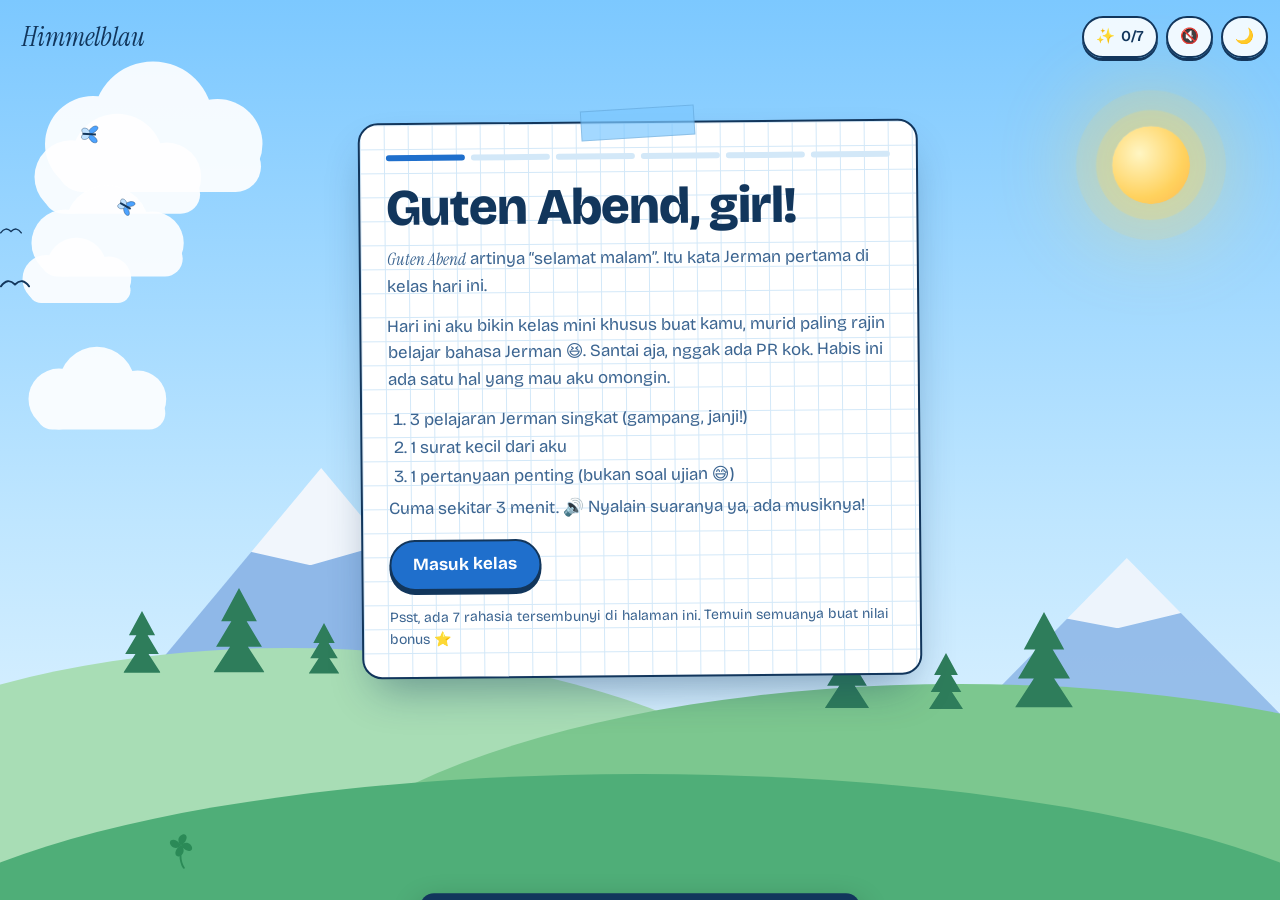
<file: index.html>
<!DOCTYPE html>
<html lang="id">
<head>
<meta charset="utf-8">
<meta name="viewport" content="width=device-width, initial-scale=1, viewport-fit=cover">
<title>Himmelblau 💙</title>
<meta name="theme-color" content="#7CC8FF">
<meta name="robots" content="noindex">
<meta property="og:title" content="Ada pelajaran kecil untukmu 💙">
<meta property="og:description" content="Tiga pelajaran singkat, satu pertanyaan penting.">
<link rel="icon" href="data:image/svg+xml,<svg xmlns=%22http://www.w3.org/2000/svg%22 viewBox=%220 0 100 100%22><text y=%22.9em%22 font-size=%2290%22>💙</text></svg>">

<!-- Font dimuat tanpa memblokir tampilan (hanya bobot yang dipakai) -->
<link rel="preconnect" href="https://fonts.googleapis.com">
<link rel="preconnect" href="https://fonts.gstatic.com" crossorigin>
<link rel="stylesheet" href="https://fonts.googleapis.com/css2?family=Bricolage+Grotesque:wght@400;600;800&family=Instrument+Serif:ital@1&display=swap" media="print" onload="this.media='all'">
<noscript><link rel="stylesheet" href="https://fonts.googleapis.com/css2?family=Bricolage+Grotesque:wght@400;600;800&family=Instrument+Serif:ital@1&display=swap"></noscript>

<link rel="stylesheet" href="style.css?v=4">
<script src="script.js?v=4" defer></script>
</head>
<body>
<noscript><p style="padding:24px;font-family:sans-serif">Halaman ini butuh JavaScript supaya bisa jalan.</p></noscript>

<!-- simbol awan -->
<svg width="0" height="0" style="position:absolute" aria-hidden="true">
  <defs>
    <symbol id="cloud" viewBox="0 0 200 100">
      <g fill="#fff"><circle cx="62" cy="60" r="32"/><circle cx="102" cy="45" r="40"/><circle cx="145" cy="60" r="30"/><rect x="38" y="58" width="136" height="34" rx="17"/></g>
    </symbol>
    <symbol id="pine" viewBox="0 0 40 70"><path d="M20 0 L34 26 H26 L38 46 H27 L40 66 H0 L13 46 H2 L14 26 H6Z"/></symbol>
  </defs>
</svg>

<div class="sky" id="skyDay"></div>
<div class="sky" id="skyNight"></div>
<div class="sky" id="skyGlow"></div>

<button class="sun" id="sun" aria-label="Matahari"><span class="shades"></span></button>

<div class="cloud c1"><svg viewBox="0 0 200 100"><use href="#cloud"/></svg></div>
<div class="cloud c2"><svg viewBox="0 0 200 100"><use href="#cloud"/></svg></div>
<div class="cloud c3"><svg viewBox="0 0 200 100"><use href="#cloud"/></svg></div>
<div class="cloud c4"><svg viewBox="0 0 200 100"><use href="#cloud"/></svg></div>
<div class="cloud c5" id="cloudS"><svg viewBox="0 0 200 100"><use href="#cloud"/></svg></div>

<div class="bird b1"><svg viewBox="0 0 32 12"><path d="M1 10 Q8 0 16 8 Q24 0 31 10" fill="none" stroke="#12365C" stroke-width="2" stroke-linecap="round"/></svg></div>
<div class="bird b2"><svg viewBox="0 0 32 12"><path d="M1 10 Q8 0 16 8 Q24 0 31 10" fill="none" stroke="#12365C" stroke-width="2" stroke-linecap="round"/></svg></div>

<div class="mtn m1"></div><div class="mtn m2"></div>
<div class="hill h1">
  <svg class="pine" style="left:38%;--s:1.1" viewBox="0 0 40 70"><use href="#pine"/></svg>
  <svg class="pine" style="left:46%;--s:1.5" viewBox="0 0 40 70"><use href="#pine"/></svg>
  <svg class="pine" style="left:53%;--s:.9" viewBox="0 0 40 70"><use href="#pine"/></svg>
</div>
<div class="hill h2">
  <svg class="pine" style="left:42%;--s:1.3" viewBox="0 0 40 70"><use href="#pine"/></svg>
  <svg class="pine" style="left:49%;--s:1" viewBox="0 0 40 70"><use href="#pine"/></svg>
  <svg class="pine" style="left:56%;--s:1.7" viewBox="0 0 40 70"><use href="#pine"/></svg>
</div>
<div class="hill h3"></div>

<button class="clover" id="clover" aria-label="Semanggi daun empat">
  <svg viewBox="0 0 32 40">
    <path d="M16 20 Q14 31 19 39" fill="none" stroke-width="2" stroke-linecap="round"/>
    <path d="M16 15 C10 5 0 9 6 16 C9 19 14 18 16 15Z" stroke="none"/>
    <path d="M16 15 C10 5 0 9 6 16 C9 19 14 18 16 15Z" transform="rotate(90 16 15)" stroke="none"/>
    <path d="M16 15 C10 5 0 9 6 16 C9 19 14 18 16 15Z" transform="rotate(180 16 15)" stroke="none"/>
    <path d="M16 15 C10 5 0 9 6 16 C9 19 14 18 16 15Z" transform="rotate(270 16 15)" stroke="none"/>
  </svg>
</button>

<button class="bug" id="bug" aria-label="Kepik">
  <svg viewBox="0 0 24 28"><ellipse cx="12" cy="5" rx="5" ry="4" fill="#12365C"/><ellipse cx="12" cy="16" rx="9" ry="10" fill="#E8453C" stroke="#12365C" stroke-width="1.5"/><path d="M12 7v19" stroke="#12365C" stroke-width="1.5"/><circle cx="8" cy="13" r="1.8" fill="#12365C"/><circle cx="16" cy="13" r="1.8" fill="#12365C"/><circle cx="8" cy="20" r="1.8" fill="#12365C"/><circle cx="16" cy="20" r="1.8" fill="#12365C"/></svg>
</button>

<canvas id="fx"></canvas>

<header class="hud">
  <button class="brand" id="brand" tabindex="-1">Himmelblau</button>
  <div class="tools">
    <button class="chip" id="btnEggs" aria-label="Rahasia yang ditemukan">✨ <span id="eggCount">0/7</span></button>
    <button class="chip" id="btnSound" aria-label="Suara" title="Musik nyala / mati">🔇</button>
    <button class="chip" id="btnNight" aria-label="Ganti siang atau malam" title="Siang / malam">🌙</button>
  </div>
</header>

<main class="stage">
  <article class="card" id="card">
    <div class="prog" id="prog" aria-hidden="true"></div>

    <!-- 0: sapaan -->
    <section class="scene active" id="s0">
      <h1 id="h0"></h1>
      <p class="lead" id="greetTr"></p>
      <p class="lead">Hari ini aku bikin kelas mini khusus buat kamu, murid paling rajin belajar bahasa Jerman 😆. Santai aja, nggak ada PR kok. Habis ini ada satu hal yang mau aku omongin.</p>
      <ol class="flow"><li>3 pelajaran Jerman singkat (gampang, janji!)</li><li>1 surat kecil dari aku</li><li>1 pertanyaan penting (bukan soal ujian 😅)</li></ol>
      <p class="lead">Cuma sekitar 3 menit. 🔊 Nyalain suaranya ya, ada musiknya!</p>
      <div class="row"><button class="btn" id="start">Masuk kelas</button></div>
      <p class="tiny">Psst, ada 7 rahasia tersembunyi di halaman ini. Temuin semuanya buat nilai bonus ⭐</p>
    </section>

    <!-- 1: kosakata -->
    <section class="scene" id="s1">
      <h2>Pelajaran 1: kata dasar dari cerita kita</h2>
      <p class="how"><span class="ic">👆</span><span>Ketuk kartunya buat lihat artinya, terus pencet tombol di bawah buat lanjut.</span></p>
      <div class="flash" id="flash" tabindex="0" role="button" aria-label="Kartu kosakata. Tekan untuk membalik.">
        <div class="flash-inner">
          <div class="face front"><div class="big" id="fDe"></div><small>ketuk untuk membalik</small></div>
          <div class="face back"><div class="idn" id="fId"></div><p id="fNote"></p></div>
        </div>
      </div>
      <div class="row split"><span class="count" id="fCount">1 / 3</span><button class="btn" id="fNext">Kartu berikutnya</button></div>
    </section>

    <!-- 2: susun kalimat -->
    <section class="scene" id="s2">
      <h2>Pelajaran 2: susun kalimat</h2>
      <p class="how"><span class="ic">👆</span><span>Ketuk kata-katanya satu per satu sesuai urutan artinya. Salah urutan? Ketuk kata di jawabanmu buat balikin.</span></p>
      <p class="goal" id="satzGoal"></p>
      <div class="answer" id="ans" aria-label="Jawabanmu"></div>
      <div class="pool" id="pool" aria-label="Pilihan kata"></div>
      <p class="msg" id="satzMsg" aria-live="polite"></p>
      <div class="row"><button class="btn ghost small" id="sHint">💡 Petunjuk</button><button class="btn" id="sNext" hidden>Soal berikutnya</button></div>
    </section>

    <!-- 3: alam -->
    <section class="scene" id="s3">
      <h2>Pelajaran 3: tanam tiga bunga</h2>
      <p class="how"><span class="ic">👆</span><span>Ketuk area hijau di bawah 3 kali, nanti tumbuh bunga di situ.</span></p>
      <p class="lead">Ketuk padang di bawah buat nanem bunga, kayak di pinggir jalur pendakian.</p>
      <div class="meadow" id="meadow" aria-label="Padang rumput. Ketuk untuk menanam bunga."><div class="hint" id="mHint">0 / 3 bunga</div></div>
      <p class="lead" id="mNote" hidden><span class="de">Vergiss mich nicht</span> artinya “jangan lupakan aku”. Bunga biru kecil ini dari dulu jadi simbol kenangan.</p>
      <div class="row"><button class="btn" id="mNext" hidden>Lanjut</button></div>
    </section>

    <!-- 4: surat -->
    <section class="scene" id="s4">
      <h2 id="h4"></h2>
      <p class="how"><span class="ic">📖</span><span>Baca suratnya dulu (ketuk teksnya buat skip animasi). Terus ketuk kartu-kartu kecil di bawahnya ya.</span></p>
      <div class="letter" id="letter" aria-live="polite"></div>
      <div class="reasons" id="reasons" hidden></div>
      <div class="row"><button class="btn" id="lNext" hidden>Satu pertanyaan terakhir</button></div>
    </section>

    <!-- 5: pertanyaan -->
    <section class="scene" id="s5">
      <p class="lead center" style="margin-bottom:4px">Ujian terakhir (cuma satu soal, nggak ada remedial 😆):</p>
      <h2 class="ask center" id="h5">Willst du meine Freundin sein?</h2>
      <p class="lead center">Mau nggak jadi pacarku, <span class="her"></span>?</p>
      <div class="answers" id="answers">
        <button class="btn love" id="yes">Ja! 💙</button>
        <button class="btn ghost" id="no">Nein</button>
      </div>
      <p class="noMsg" id="noMsg" aria-live="polite"></p>

      <div class="own" id="own">
        <div class="or"><span>atau jawab sendiri</span></div>
        <label class="own-l" for="ownText">Bebas banget, nggak ada jawaban yang salah. Nggak harus Ja atau Nein kok.</label>
        <div class="chips" id="chips">
          <button type="button" class="chip2" data-t="Aku butuh waktu dulu ya, nanti aku kabarin 🙈">Butuh waktu dulu 🙈</button>
          <button type="button" class="chip2" data-t="Aku mau, tapi pelan-pelan ya 💙">Mau, pelan-pelan ya 💙</button>
          <button type="button" class="chip2" data-t="Kita temenan dulu ya, aku masih nyaman gini 😊">Temenan dulu 😊</button>
        </div>
        <textarea id="ownText" rows="3" maxlength="300" placeholder="Ketik jawabanmu di sini…"></textarea>
        <div class="row split" style="margin-top:10px"><span class="tiny" id="ownCount" style="margin:0">0/300</span><button class="btn small" id="ownSend" disabled>Simpan jawabanku</button></div>
      </div>

      <div class="own-done" id="ownDone" hidden>
        <p class="lead center"><b>Makasih udah jujur ya, <span class="her"></span>.</b> Apa pun jawabanmu, aku hargai banget. Nggak ada paksaan sama sekali 💙</p>
        <blockquote class="quote" id="ownQuote"></blockquote>
        <div class="row" style="justify-content:center">
          <button class="btn love" id="ownWa">Kirim ke WhatsApp 💬</button>
          <button class="btn ghost small" id="ownEdit">Ubah jawabanku</button>
        </div>
      </div>
      <p class="tiny center">Apa pun jawabanmu, kita tetap temenan ya.</p>
    </section>

    <!-- 6: jawaban ya -->
    <section class="scene" id="s6">
      <h2 id="h6">Ja! Du hast Ja gesagt 💙</h2>
      <p class="lead">Cieee, Ja! 🥹 Makasih ya, <span class="her"></span>. Resmi deh kita mulai bab baru. <span class="de">Zusammen</span> artinya “bersama”. Nih tiket pendakian buat petualangan kita berikutnya. Pilih satu kupon hadiah dulu dong!</p>
      <div class="ticket-wrap">
        <div class="ticket" id="ticket">
          <div class="t-main">
            <p class="t-brand"><span class="de">Gipfel-Ticket</span><small>Tiket Pendakian Berdua</small></p>
            <div class="t-grid">
              <div><small>PENDAKI 1</small><b class="her"></b></div>
              <div><small>PENDAKI 2</small><b class="him"></b></div>
              <div><small>DARI</small><b id="uStory"></b></div>
              <div><small>TUJUAN</small><b>Puncak berikutnya</b></div>
              <div><small>BERLAKU</small><b id="uDate"></b></div>
              <div><small>STATUS</small><b>Zusammen 💙</b></div>
            </div>
          </div>
          <div class="t-div"></div>
          <div class="t-stub">
            <small>KUPON HADIAH (PILIH SATU)</small>
            <div class="vouchers" id="vouchers"></div>
            <div class="barcode" aria-hidden="true"></div>
          </div>
        </div>
        <span class="sticker" id="uSticker" hidden>🏆 Juara Kelas</span>
      </div>
      <p class="ps" id="ps"></p>
      <div class="row">
        <button class="btn love" id="wa">Kirim ke WhatsApp</button>
        <button class="btn ghost small" id="share">Bagikan tiket 🖼️</button>
        <button class="btn ghost small" id="again">Ulangi</button>
      </div>
    </section>
  </article>
</main>

<div class="toast" id="toast" role="status" aria-live="polite"><b id="tDe"></b><span id="tId"></span></div>

<div class="modal" id="modal" hidden>
  <div class="sheet" role="dialog" aria-modal="true" aria-labelledby="mTitle">
    <h3 id="mTitle"></h3>
    <div id="mBody"></div>
    <button class="btn small" id="mClose">Tutup</button>
  </div>
</div>
</html>
</file>
<file: style.css>
:root{
  --sky1:#7CC8FF; --sky2:#BFE6FF; --sky3:#EAF7FF;
  --ink:#12365C; --ink2:#3C6591; --grid:#D3E8F8; --paper:#fff;
  --accent:#1F6FCC; --blush:#FF8DA6; --sun:#FFD25E;
  --hill1:#A8DDB5; --hill2:#7CC78F; --hill3:#4FAE78; --pine:#2E7D5B; --clover:#2B8A57; --mtn:#8FB8E8;
  --sans:"Bricolage Grotesque",system-ui,-apple-system,"Segoe UI",Roboto,sans-serif;
  --serif:"Instrument Serif",Georgia,"Times New Roman",serif;
}
body.night{
  --hill1:#1E4A5E; --hill2:#17404F; --hill3:#123646; --pine:#0C2A38; --clover:#2C7A5C; --mtn:#1B3B66;
}
*{box-sizing:border-box}
[hidden]{display:none!important}
html,body{margin:0;min-height:100%}
body{
  font-family:var(--sans); color:var(--ink); font-size:17px; line-height:1.55;
  background:var(--sky2); overflow-x:hidden; -webkit-tap-highlight-color:transparent;
}
button{font:inherit;color:inherit}
:focus-visible{outline:3px solid #FFB020;outline-offset:3px}

/* ---------- LANGIT ---------- */
.sky{position:fixed;inset:0;z-index:0;transition:opacity 1.2s}
#skyDay{background:linear-gradient(180deg,var(--sky1) 0%,var(--sky2) 58%,var(--sky3) 100%)}
#skyNight{background:linear-gradient(180deg,#0B1F45 0%,#1D3F7A 60%,#3F6DB0 100%);opacity:0;will-change:opacity}
body.night #skyNight{opacity:1}

.sun{
  position:fixed;z-index:1;top:14vh;right:7vw;width:78px;height:78px;border-radius:50%;border:0;padding:0;cursor:pointer;
  background:radial-gradient(circle at 35% 35%,#FFF6C4,var(--sun) 62%,#FFB84D);
  box-shadow:0 0 0 16px rgba(255,214,94,.25),0 0 0 36px rgba(255,214,94,.12),0 0 90px 30px rgba(255,214,94,.45);
  animation:pulse 6s ease-in-out infinite; transition:background 1s, box-shadow 1s;
}
body.night .sun{
  background:radial-gradient(circle at 35% 35%,#fff,#E8EEFF 60%,#B9CBF2);
  box-shadow:0 0 0 14px rgba(200,220,255,.14),0 0 0 30px rgba(200,220,255,.07),0 0 80px 24px rgba(180,205,255,.4);
}
.sun.wob{animation:wob .5s}
.sun .shades{position:absolute;left:50%;top:38%;width:62%;height:22%;transform:translate(-50%,-300%);opacity:0;transition:transform .5s cubic-bezier(.3,1.6,.5,1),opacity .3s;
  background:linear-gradient(90deg,var(--ink) 0 44%,transparent 44% 56%,var(--ink) 56%);border-radius:4px 4px 14px 14px}
.sun.cool .shades{transform:translate(-50%,-50%);opacity:1}
@keyframes pulse{50%{transform:scale(1.05)}}
@keyframes wob{25%{transform:rotate(-12deg) scale(1.1)}75%{transform:rotate(12deg) scale(1.1)}}

.cloud{position:fixed;left:0;z-index:1;pointer-events:none;opacity:.92;animation:drift linear infinite;transition:filter 1.2s,opacity 1.2s}
.cloud svg{width:100%;height:auto;display:block;transition:transform .4s}
body.night .cloud{opacity:.28;filter:brightness(.7)}
.c1{top:12vh;width:230px;animation-duration:110s;animation-delay:-30s}
.c2{top:26vh;width:150px;animation-duration:140s;animation-delay:-90s}
.c3{top:6vh;width:300px;animation-duration:170s;animation-delay:-10s}
.c4{top:38vh;width:190px;animation-duration:125s;animation-delay:-60s}
.c5{top:20vh;width:210px;animation-duration:150s;animation-delay:-120s;pointer-events:auto;-webkit-user-select:none;user-select:none;touch-action:manipulation}
.c5.hold svg{transform:scale(1.1)}
@keyframes drift{from{transform:translateX(-340px)}to{transform:translateX(calc(100vw + 60px))}}

.bird{position:fixed;z-index:1;width:30px;left:0;pointer-events:none;animation:fly linear infinite;transition:opacity 1s}
.bird svg{width:100%;animation:flap .45s ease-in-out infinite alternate;transform-origin:50% 100%}
body.night .bird{opacity:0}
.b1{top:30vh;animation-duration:38s;animation-delay:-8s}
.b2{top:24vh;width:22px;animation-duration:46s;animation-delay:-26s}
@keyframes fly{from{transform:translate(-60px,0)}50%{transform:translate(50vw,-26px)}to{transform:translate(calc(100vw + 60px),10px)}}
@keyframes flap{to{transform:scaleY(.35)}}

.mtn{position:fixed;z-index:1;bottom:12vh;background:var(--mtn);clip-path:polygon(50% 0,100% 100%,0 100%);transition:background 1.2s}
.mtn::after{content:"";position:absolute;left:0;right:0;top:0;height:30%;background:#fff;opacity:.88;clip-path:polygon(0 0,100% 0,100% 80%,80% 100%,62% 78%,48% 100%,32% 80%,18% 100%,0 80%)}
.m1{left:4vw;width:62vw;max-width:540px;height:36vh}
.m2{right:-6vw;width:54vw;max-width:460px;height:26vh;opacity:.9}
.hill{position:fixed;z-index:1;border-radius:50% 50% 0 0/100% 100% 0 0;transition:background 1.2s;will-change:transform}
.h1{left:-25vw;width:95vw;height:34vh;bottom:-6vh;background:var(--hill1)}
.h2{right:-30vw;width:110vw;height:30vh;bottom:-6vh;background:var(--hill2)}
.h3{left:-10vw;width:120vw;height:22vh;bottom:-8vh;background:var(--hill3)}
.pine{position:absolute;bottom:calc(100% - 3.2vh);width:calc(34px * var(--s,1));transform:translateX(-50%);fill:var(--pine);transition:fill 1.2s}

.clover{position:fixed;z-index:2;left:13vw;bottom:3.4vh;width:30px;height:38px;padding:0;border:0;background:none;cursor:pointer;animation:rustle 4s ease-in-out infinite;transform-origin:50% 100%}
.clover svg{width:100%;height:100%;display:block;fill:var(--clover);stroke:var(--clover);transition:fill 1.2s}
@keyframes rustle{50%{transform:rotate(6deg)}}

.bug{position:fixed;z-index:2;left:0;bottom:6.5vh;width:26px;height:30px;padding:0;border:0;background:none;display:none;cursor:pointer}
.bug svg{width:100%;height:100%;display:block;transform:rotate(90deg);animation:legs .3s ease-in-out infinite alternate}
.bug.run{display:block;animation:crawl 22s linear forwards}
@keyframes crawl{from{transform:translateX(-50px)}to{transform:translateX(calc(100vw + 50px))}}
@keyframes legs{from{transform:rotate(84deg)}to{transform:rotate(96deg)}}

#fx{position:fixed;inset:0;z-index:4;pointer-events:none}

/* ---------- HUD ---------- */
.hud{position:fixed;z-index:30;top:max(10px,env(safe-area-inset-top));left:12px;right:12px;display:flex;justify-content:space-between;align-items:center;pointer-events:none}
.hud>*{pointer-events:auto}
.brand{background:none;border:0;padding:6px 10px;font-family:var(--serif);font-style:italic;font-size:1.7rem;color:var(--ink);cursor:default;-webkit-user-select:none;user-select:none}
body.night .brand{color:#fff}
.tools{display:flex;gap:8px}
.chip{min-width:42px;height:42px;padding:0 12px;border-radius:999px;border:2px solid var(--ink);background:rgba(255,255,255,.88);cursor:pointer;display:flex;align-items:center;justify-content:center;gap:6px;font-weight:600;font-size:.95rem;box-shadow:0 3px 0 var(--ink);transition:transform .12s,box-shadow .12s}
.chip:active{transform:translateY(2px);box-shadow:0 1px 0 var(--ink)}

/* ---------- PANGGUNG ---------- */
.stage{position:relative;z-index:5;min-height:100vh;min-height:100svh;display:grid;place-items:center;padding:78px 16px 20vh;pointer-events:none}
.card{
  pointer-events:auto;position:relative;width:min(560px,100%);padding:30px 26px 26px;border-radius:20px;
  background:
    linear-gradient(var(--grid) 1px,transparent 1px) 0 0/24px 24px,
    linear-gradient(90deg,var(--grid) 1px,transparent 1px) 0 0/24px 24px,#fff;
  border:2px solid var(--ink);box-shadow:0 22px 44px -14px rgba(18,54,92,.45);
  transform:rotate(-.5deg);
}
.card::before{content:"";position:absolute;top:-15px;left:50%;width:112px;height:28px;transform:translateX(-50%) rotate(-3deg);background:rgba(124,200,255,.7);border:1px solid rgba(18,54,92,.15)}
.prog{display:flex;gap:6px;margin:0 0 20px}
.prog i{flex:1;height:6px;border-radius:3px;background:var(--grid);transition:background .4s}
.prog i.on{background:var(--accent)}

.scene{display:none}
.scene.active{display:block;animation:pageIn .6s cubic-bezier(.2,.8,.2,1) both}
.scene.out{animation:pageOut .26s ease-in forwards}
@keyframes pageIn{from{opacity:0;transform:translateY(26px) rotate(1.8deg)}}
@keyframes pageOut{to{opacity:0;transform:translateY(-14px) rotate(-1.5deg)}}

h1,h2{margin:0 0 10px;font-weight:800;letter-spacing:-.02em;line-height:1.08;outline:none}
h1{font-size:clamp(2.1rem,8.5vw,3.2rem)}
h2{font-size:clamp(1.55rem,6vw,2.1rem)}
.lead{margin:0 0 14px;color:var(--ink2)}
.tiny{margin:16px 0 0;font-size:.88rem;color:var(--ink2)}
.de{font-family:var(--serif);font-style:italic;font-weight:400}
.w{display:inline-block;white-space:nowrap}
.w span{display:inline-block;animation:rise .75s cubic-bezier(.2,1.5,.4,1) both;animation-delay:calc(var(--i)*45ms + 250ms)}
@keyframes rise{from{transform:translateY(46px) rotate(9deg);opacity:0}}

.row{display:flex;flex-wrap:wrap;gap:12px;align-items:center;margin-top:18px}
.row.split{justify-content:space-between}
.count{font-weight:600;color:var(--ink2)}
.btn{
  padding:14px 22px;border-radius:999px;border:2px solid var(--ink);background:var(--accent);color:#fff;font-weight:700;cursor:pointer;
  box-shadow:0 4px 0 var(--ink);transition:transform .12s,box-shadow .12s;line-height:1.1;
}
.btn:hover{transform:translateY(-2px);box-shadow:0 6px 0 var(--ink)}
.btn:active{transform:translateY(3px);box-shadow:0 1px 0 var(--ink)}
.btn.ghost{background:#fff;color:var(--ink)}
.btn.love{background:var(--blush);color:var(--ink)}
.btn.small{padding:10px 16px;font-size:.92rem}

/* petunjuk cara main */
.how{display:flex;gap:10px;align-items:flex-start;margin:0 0 14px;padding:10px 14px;border-radius:12px;background:#E6F4FF;border:2px dashed var(--accent);font-size:.95rem;font-weight:600;line-height:1.4}
.how .ic{font-size:1.2rem;line-height:1.25}
.flow{margin:0 0 6px;padding-left:1.3em;color:var(--ink2)}
.flow li{margin:2px 0}
.tile small{display:block;font-weight:400;font-size:.76rem;color:var(--ink2);margin-top:2px}
.answer:empty::before{content:"Ketuk kata di bawah, urutannya muncul di sini";color:var(--ink2);font-size:.9rem;align-self:center}
.goal{margin:0 0 4px;color:var(--ink2)}
/* kartu kosakata */
.flash{perspective:900px;height:220px;margin:16px 0 6px;outline-offset:4px}
.flash-inner{position:relative;height:100%;transition:transform .7s cubic-bezier(.3,1.3,.4,1);transform-style:preserve-3d;cursor:pointer}
.flash.flipped .flash-inner{transform:rotateY(180deg)}
.face{position:absolute;inset:0;backface-visibility:hidden;-webkit-backface-visibility:hidden;border-radius:16px;border:2px solid var(--ink);display:flex;flex-direction:column;align-items:center;justify-content:center;padding:16px 18px;text-align:center}
.face.front{background:linear-gradient(160deg,#D5EEFF,#9ED6FF)}
.face.back{background:#FFF8DC;transform:rotateY(180deg)}
.face .big{font-family:var(--serif);font-style:italic;font-size:clamp(2rem,9vw,3rem);line-height:1.05;margin-bottom:8px}
.face small{color:var(--ink2)}
.face .idn{font-weight:800;font-size:1.3rem;margin-bottom:6px}
.face p{margin:0;font-size:.95rem;color:var(--ink2);line-height:1.45}

/* susun kalimat */
.answer{min-height:66px;border-bottom:3px dashed var(--accent);display:flex;flex-wrap:wrap;gap:10px;align-items:flex-end;padding:8px 0;margin:14px 0}
.pool{display:flex;flex-wrap:wrap;gap:10px;min-height:56px}
.tile{padding:10px 16px;border-radius:12px;border:2px solid var(--ink);background:#fff;box-shadow:0 3px 0 var(--ink);font-weight:700;font-size:1.1rem;cursor:pointer;transition:transform .12s}
.tile:hover{transform:translateY(-2px)}
.answer.ok .tile{background:#DFF6E4}
.answer.shake{animation:shake .45s}
@keyframes shake{20%,60%{transform:translateX(-8px)}40%,80%{transform:translateX(8px)}}
.msg{min-height:1.6em;margin:8px 0 0;font-weight:600}
.msg.good{color:#1C7A43}

/* padang bunga */
.meadow{
  position:relative;height:210px;margin:12px 0;border-radius:16px;border:2px solid var(--ink);overflow:hidden;cursor:crosshair;touch-action:manipulation;
  background:radial-gradient(circle at 86% 22%,#FFE9A0 0 16px,transparent 17px),linear-gradient(#BFE6FF 0 52%,#8ED08A 52% 100%);
}
.meadow::after{content:"";position:absolute;left:0;right:0;top:44%;height:16%;background:radial-gradient(60% 100% at 25% 100%,#A8DDB5 98%,transparent 100%),radial-gradient(50% 100% at 80% 100%,#7CC78F 98%,transparent 100%);opacity:.8}
.meadow .hint{position:absolute;left:0;right:0;bottom:10px;text-align:center;font-size:.9rem;font-weight:600;color:#1C5A38;pointer-events:none}
.flower{position:absolute;width:44px;height:60px;transform:translate(-50%,-100%);transform-origin:50% 100%;animation:grow .7s cubic-bezier(.2,1.6,.4,1) both;pointer-events:none;z-index:2}
.flower svg{width:100%;height:100%;display:block;transform-origin:50% 100%;animation:sway 3.4s ease-in-out infinite}
@keyframes grow{from{transform:translate(-50%,-100%) scale(0) rotate(-25deg)}to{transform:translate(-50%,-100%) scale(1) rotate(0)}}
@keyframes sway{50%{transform:rotate(5deg)}}

/* surat */
.letter p{margin:0 0 12px}
.letter p.typing::after{content:"▍";color:var(--accent);animation:blink 1s steps(1) infinite}
.letter .sign{font-family:var(--serif);font-style:italic;font-size:1.5rem;margin-top:4px}
@keyframes blink{50%{opacity:0}}
.reasons{display:grid;grid-template-columns:1fr 1fr;gap:12px;margin-top:14px}
.rflip{perspective:700px;height:156px;padding:0;border:0;background:none;cursor:pointer}
.rflip .flash-inner{height:100%}
.rflip.flipped .flash-inner{transform:rotateY(180deg)}
.rflip .face{padding:10px;font-size:.88rem;line-height:1.4}
.rflip .face.front .ico{font-size:2rem;line-height:1}
.rflip .face.front b{font-family:var(--serif);font-style:italic;font-weight:400;font-size:1.5rem}
.rflip .face.back{font-weight:600;color:var(--ink)}

/* pertanyaan */
.ask{font-family:var(--serif);font-style:italic;font-weight:400;font-size:clamp(2.3rem,10vw,3.6rem);line-height:1;margin:0 0 12px;letter-spacing:0}
.answers{display:flex;flex-wrap:wrap;justify-content:center;align-items:center;gap:16px;margin:22px 0 6px;transition:min-height .3s}
#yes{font-size:1.25rem;padding:16px 30px;transition:transform .3s cubic-bezier(.3,1.6,.5,1),box-shadow .12s;transform:scale(var(--g,1))}
#no{transition:transform .35s cubic-bezier(.3,1.6,.5,1)}
.noMsg{min-height:3.2em;margin:10px 0 0;text-align:center;font-weight:600;color:var(--ink2)}
.link{background:none;border:0;padding:6px 2px;color:var(--ink2);text-decoration:underline;text-underline-offset:3px;cursor:pointer;font-size:.92rem}
.center{text-align:center}

/* sertifikat */

/* kolom jawaban sendiri */
.or{display:flex;align-items:center;gap:12px;margin:8px 0 14px;color:var(--ink2);font-weight:600;font-size:.88rem;white-space:nowrap}
.or::before,.or::after{content:"";flex:1;min-width:20px;border-top:2px dashed rgba(18,54,92,.3)}
.noMsg:empty{min-height:0;margin:0}
.own-l{display:block;font-weight:600;margin-bottom:10px;line-height:1.4}
.chips{display:flex;flex-wrap:wrap;gap:8px;margin-bottom:10px}
.chip2{padding:7px 12px;border-radius:999px;border:2px solid var(--ink);background:#fff;font-size:.85rem;font-weight:600;cursor:pointer;transition:transform .12s,background .2s}
.chip2:hover{background:#E6F4FF}
.chip2:active{transform:scale(.96)}
textarea{display:block;width:100%;resize:none;padding:12px 14px;border-radius:14px;border:2px solid var(--ink);background:#fff;font:inherit;font-size:1rem;color:var(--ink);line-height:1.45;box-shadow:inset 0 2px 0 rgba(18,54,92,.06)}
textarea::placeholder{color:#7C98B8}
.btn:disabled{opacity:.45;cursor:not-allowed;transform:none;box-shadow:0 4px 0 var(--ink)}
.quote{margin:12px 0 16px;padding:12px 16px;border-left:5px solid var(--blush);background:#FFF4F7;border-radius:0 12px 12px 0;font-family:var(--serif);font-style:italic;font-size:1.3rem;line-height:1.35;white-space:pre-wrap;overflow-wrap:anywhere}
.ps{margin:16px 4px 0;font-family:var(--serif);font-style:italic;font-size:1.3rem;line-height:1.3;transform:rotate(-1deg)}
#skyGlow{background:radial-gradient(120% 75% at 50% 100%,rgba(255,196,150,.9),rgba(255,160,200,.5) 42%,transparent 72%);opacity:0;will-change:opacity}
body.glow #skyGlow{opacity:1}
#s6.active .ticket-wrap{animation:ticketIn .9s cubic-bezier(.2,1.2,.3,1) .25s backwards}
#s6.active .voucher{animation:vpop .5s cubic-bezier(.2,1.8,.4,1) backwards}
#s6.active .voucher:nth-child(1){animation-delay:.9s}
#s6.active .voucher:nth-child(2){animation-delay:1s}
#s6.active .voucher:nth-child(3){animation-delay:1.1s}
#s6.active .voucher:nth-child(4){animation-delay:1.2s}
@keyframes ticketIn{from{opacity:0;transform:translateY(40px) rotate(-6deg) scale(.92)}}
@keyframes vpop{from{opacity:0;transform:scale(.6)}}

/* tiket pendakian */
.ticket-wrap{position:relative;margin:16px 0 4px}
.ticket{position:relative;overflow:hidden;border:2px solid var(--ink);border-radius:16px;background:linear-gradient(160deg,#D5EEFF,#fff 62%);box-shadow:0 6px 0 var(--ink)}
.t-main{padding:16px 16px 14px}
.t-brand{margin:0 0 12px;display:flex;justify-content:space-between;align-items:baseline;gap:6px 10px;flex-wrap:wrap}
.t-brand .de{font-size:2rem;line-height:1}
.t-brand small{font-weight:700;color:var(--accent);font-size:.82rem}
.t-grid{display:grid;grid-template-columns:1fr 1fr;gap:10px 14px}
.t-grid small,.t-stub>small{display:block;font-size:.66rem;letter-spacing:.08em;font-weight:700;color:var(--ink2)}
.t-grid b{display:block;font-size:1rem;line-height:1.25;overflow-wrap:anywhere}
.t-div{position:relative;height:0}
.t-div::after{content:"";position:absolute;left:16px;right:16px;top:-1.5px;border-top:3px dashed rgba(18,54,92,.4)}
.t-div::before{content:"";position:absolute;left:-1px;right:-1px;top:-11px;height:22px;
  background:radial-gradient(circle at 0 50%,#fff 0 9px,var(--ink) 9.5px 11px,transparent 11.5px) left/50% 100% no-repeat,
             radial-gradient(circle at 100% 50%,#fff 0 9px,var(--ink) 9.5px 11px,transparent 11.5px) right/50% 100% no-repeat}
.t-stub{padding:16px 16px 14px;background:#FFF8DC}
.vouchers{display:grid;grid-template-columns:1fr 1fr;gap:8px;margin-top:8px}
.voucher{display:flex;gap:8px;align-items:center;text-align:left;padding:8px 10px;border-radius:10px;border:2px solid var(--ink);background:#fff;cursor:pointer;font-weight:600;font-size:.84rem;line-height:1.25;transition:transform .12s,background .2s}
.voucher .vi{font-size:1.4rem;line-height:1}
.voucher:active{transform:scale(.97)}
.voucher[aria-pressed="true"]{background:#DFF6E4;border-color:#1C7A43;box-shadow:0 3px 0 #1C7A43}
.barcode{height:24px;margin-top:12px;opacity:.7;background:repeating-linear-gradient(90deg,var(--ink) 0 2px,transparent 2px 5px,var(--ink) 5px 6px,transparent 6px 10px,var(--ink) 10px 13px,transparent 13px 15px)}
.ticket-wrap .sticker{position:absolute;right:-6px;top:-14px;padding:6px 12px;background:var(--sun);border:2px solid var(--ink);border-radius:999px;font-weight:800;font-size:.85rem;transform:rotate(8deg)}

/* toast & modal */
.toast{position:fixed;z-index:40;left:50%;bottom:max(18px,env(safe-area-inset-bottom));transform:translate(-50%,140%);width:min(440px,calc(100% - 28px));padding:14px 18px;border-radius:16px;background:var(--ink);color:#fff;box-shadow:0 12px 30px rgba(0,0,0,.3);transition:transform .45s cubic-bezier(.3,1.5,.5,1);pointer-events:none}
.toast.show{transform:translate(-50%,0)}
.toast b{display:block;font-family:var(--serif);font-style:italic;font-weight:400;font-size:1.35rem;line-height:1.2}
.toast span{font-size:.92rem;opacity:.9}
.modal{position:fixed;inset:0;z-index:50;display:grid;place-items:center;padding:20px;background:rgba(10,30,60,.7)}
.sheet{width:min(460px,100%);max-height:86vh;overflow:auto;padding:24px 22px;border-radius:18px;border:2px solid var(--ink);background:#fff;animation:pageIn .5s cubic-bezier(.2,.8,.2,1) both}
.sheet h3{margin:0 0 10px;font-family:var(--serif);font-style:italic;font-weight:400;font-size:2rem;line-height:1.1}
.sheet .poem{font-family:var(--serif);font-style:italic;font-size:1.3rem;line-height:1.4;margin:0 0 10px}
.sheet p{margin:0 0 10px;color:var(--ink2)}
.sheet ul{padding-left:1.1em;margin:0 0 12px;color:var(--ink2)}

/* ringan: layer GPU hanya untuk elemen yang bergerak terus */
.sun,.cloud,.bird{will-change:transform}
/* hemat baterai: animasi berhenti saat tab tidak aktif */
.paused *,.paused *::before,.paused *::after{animation-play-state:paused!important}

@media (max-width:480px){
  .card{padding:26px 18px 22px}
  .sun{width:60px;height:60px;top:15vh}
  .brand{font-size:1.45rem}
  .rflip{height:170px}
}
@media (prefers-reduced-motion:reduce){
  *,*::before,*::after{animation-duration:.01ms!important;animation-iteration-count:1!important;transition-duration:.01ms!important}
  .cloud,.bird{animation:none!important}
}
</file>
